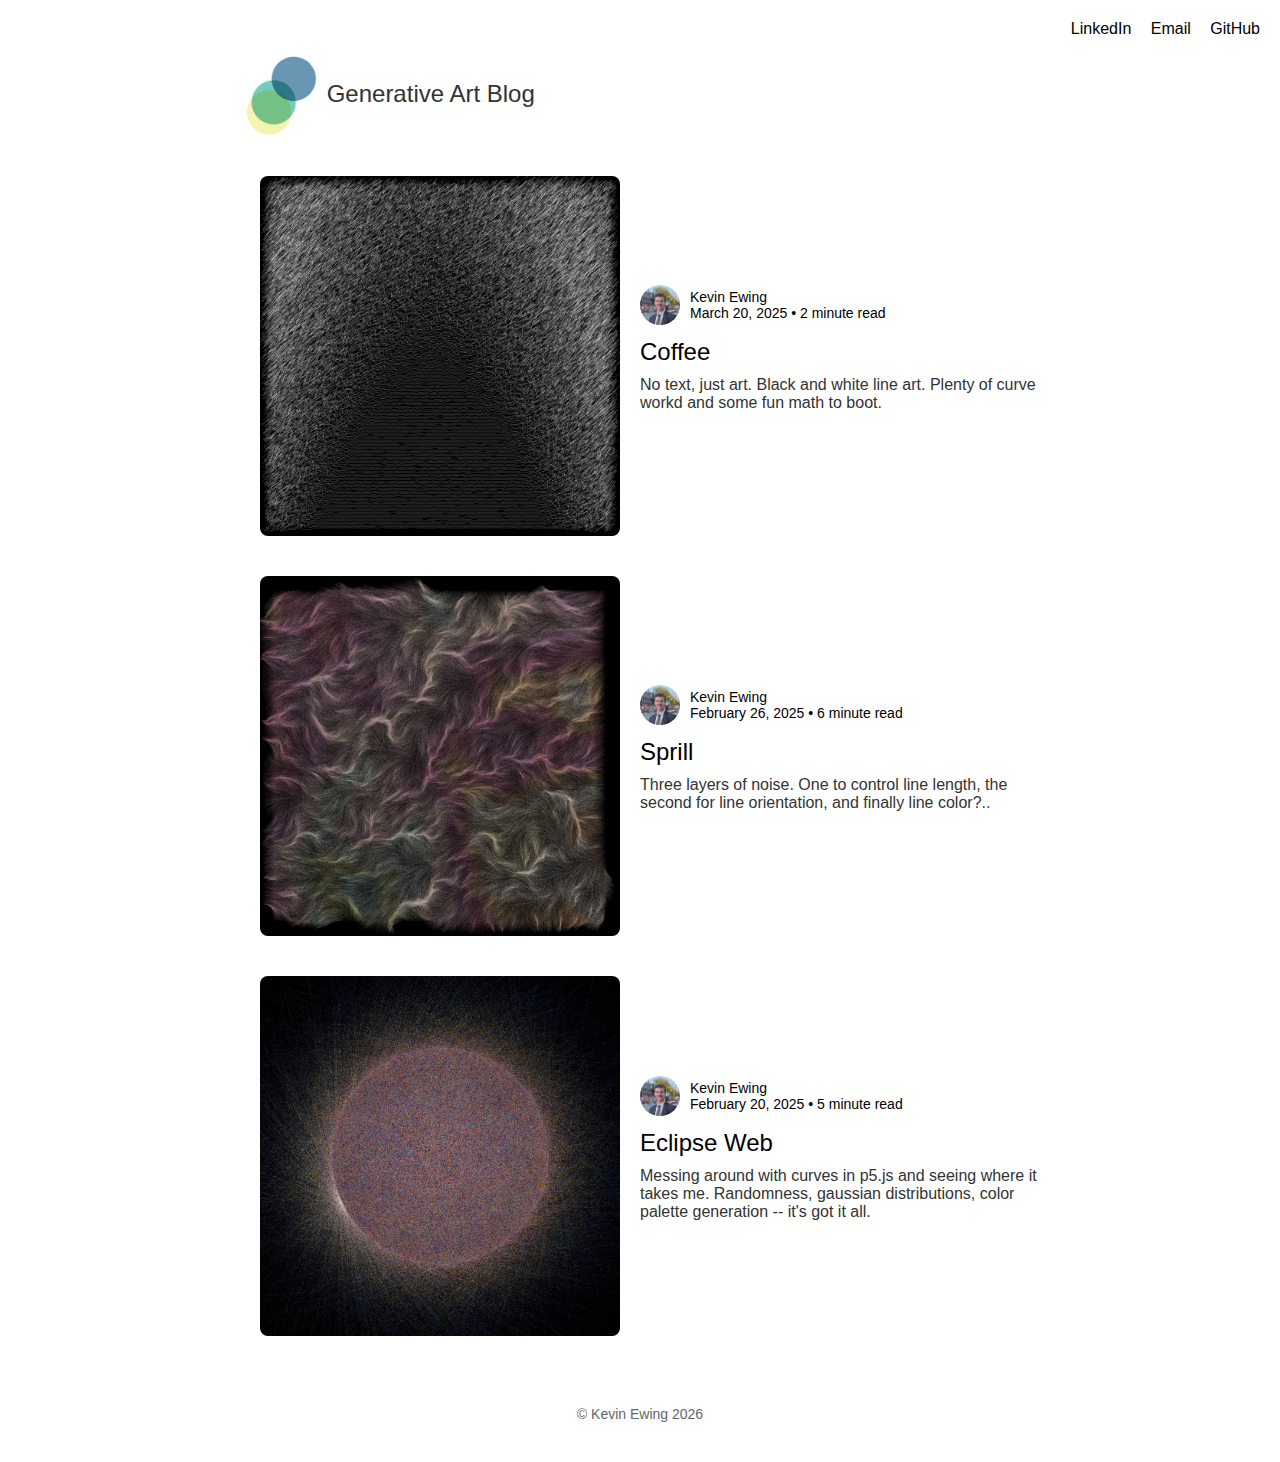
<file: index.html>
<!DOCTYPE html>
<html lang="en">
<head>
    <meta charset="UTF-8">
    <meta name="viewport" content="width=device-width, initial-scale=1.0">
    <title>Blog Index</title>
    <link rel="stylesheet" href="style.css">
    <link rel="icon" type="image/png" href="./resources/favicon-96x96.png" sizes="96x96" />
    <link rel="icon" type="image/svg+xml" href="./resources/favicon.svg" />
    <link rel="shortcut icon" href="./resources/favicon.ico" />
    <link rel="apple-touch-icon" sizes="180x180" href="/resources/apple-touch-icon.png" />
    <link rel="manifest" href="/resources/site.webmanifest" />
</head>
<body>
    <div id="loader">
        <div class="spinner"></div>
        <p class="loading-text">Generative Art Blog</p>
    </div>

    <div id="content" style="display: none;">
        <h1 class="blog-title">
            <img src="./resources/favicon.png" alt="Blog Logo" style="vertical-align: middle; user-select: none; pointer-events: none; height:80px; width:auto;">
            Generative Art Blog
        </h1>
        <div class="top-links">
            <a href="https://www.linkedin.com/in/kevincewing/" target="_blank">LinkedIn</a>
            <a href="mailto:kevin.c.ewing@outlook.net">Email</a>
            <a href="https://www.linkedin.com/in/kevincewing/" target="_blank">GitHub</a>
        </div>
        <div id="blog-container"></div>

        <div class="footer">&copy; Kevin Ewing <span id="year"></span></div>
    </div>

    <script>
        const directories = [
            "Coffee",
            "Sprills",
            "Eclipse Web",
        ];

        async function fetchMetadata(dir) {
            try {
                const response = await fetch(`./${dir}/metadata.json`);
                if (!response.ok) throw new Error("Failed to load metadata");
                return await response.json();
            } catch (error) {
                console.error("Error fetching metadata:", error);
                return null;
            }
        }

        async function loadBlogPosts() {
            const container = document.getElementById("blog-container");
            const imagePromises = [];

            for (const dir of directories) {
                const metadata = await fetchMetadata(dir);
                if (metadata) {
                    const postElement = document.createElement("a");
                    postElement.className = "blog-post";
                    postElement.href = `./${dir}/`;
                    postElement.innerHTML = `
                        <img src="./${dir}/thumbnail.jpg" alt="Thumbnail" class="thumbnail">
                        <div class="blog-info">
                            <div class="blog-meta">
                                <img src="./resources/author.jpg" alt="Author" class="author-image">
                                <div>
                                    <p class="author-name">${metadata.author}</p>
                                    <p class="post-date">${metadata.date} • ${metadata.read_time} minute read</p>
                                </div>
                            </div>
                            <h2>${metadata.title}</h2>
                            <p class="description">${metadata.description}</p>
                        </div>
                    `;

                    // Track when images are fully loaded
                    const thumbnail = postElement.querySelector(".thumbnail");
                    const authorImage = postElement.querySelector(".author-image");
                    imagePromises.push(
                        new Promise((resolve) => {
                            thumbnail.onload = authorImage.onload = resolve;
                        })
                    );

                    container.appendChild(postElement);
                }
            }

            // Wait for all images to load
            await Promise.all(imagePromises);

            // Hide loader and show content
            document.getElementById("loader").style.display = "none";
            document.getElementById("content").style.display = "block";
        }

        // Run the function
        loadBlogPosts();

        // Update the footer year dynamically
        document.getElementById('year').textContent = new Date().getFullYear();
    </script>
</body>
</html>
</file>
<file: style.css>
body {
    font-family: 'Inter', sans-serif;
    color: #333;
    background-color: white;
    margin: 40px;
    display: flex;
    flex-direction: column;
    align-items: center;
}

.blog-title {
    font-weight: 300;
    font-size: 24px;
    margin-bottom: 20px;
    align-self: flex-start;
}

#blog-container {
    width: 100%;
    max-width: 800px;
}

.blog-post {
    display: flex;
    align-items: center;
    width: 100%;
    text-decoration: none;
    color: black;
    padding: 20px;
    transition: background 0.2s ease-in-out;
    border-radius: 10px;
}

.blog-post:hover {
    background: #f9f9f9;
}

.thumbnail {
    width: 360px;
    height: 360px;
    border-radius: 8px;
    margin-right: 20px;
}

.blog-info {
    display: flex;
    flex-direction: column;
    justify-content: center;
}

.blog-meta {
    display: flex;
    align-items: center;
    margin-bottom: 8px;
}

.author-image {
    width: 40px;
    height: 40px;
    border-radius: 50%;
    margin-right: 10px;
}

.author-name, .post-date {
    font-size: 14px;
    font-weight: 300;
    margin: 0;
}

h2 {
    font-weight: 400;
    margin: 5px 0;
}

.description {
    font-size: 16px;
    font-weight: 300;
    color: #333;
    margin-top: 5px;
}

.markdown-body {
    color: #333;
    max-width: 600px;
}

.markdown-body h1 {
    color: black;
}

.markdown-body img{
    width: 600px;
}

.top-links {
    position: absolute;
    top: 20px;
    right: 20px;
}
.top-links a {
    margin-left: 15px;
    text-decoration: none;
    color: black;
    font-size: 16px;
    transition: color 0.3s;
}
.top-links a:hover {
    color: #333;
}
.footer {
    text-align: center;
    margin-top: 50px;
    font-size: 14px;
    color: #666;
}

/* Loader Styles */
#loader {
    position: fixed;
    top: 0;
    left: 0;
    width: 100%;
    height: 100%;
    background: white;
    display: flex;
    flex-direction: column;
    justify-content: center;
    align-items: center;
    z-index: 9999;
    text-align: center;
}

.spinner {
    width: 50px;
    height: 50px;
    border: 5px solid #ccc;
    border-top: 5px solid black;
    border-radius: 50%;
    animation: spin 1s linear infinite;
}

@keyframes spin {
    0% { transform: rotate(0deg); }
    100% { transform: rotate(360deg); }
}

/* Loader Text */
.loading-text {
    font-weight: 300;
    font-size: 24px;
}
</file>
